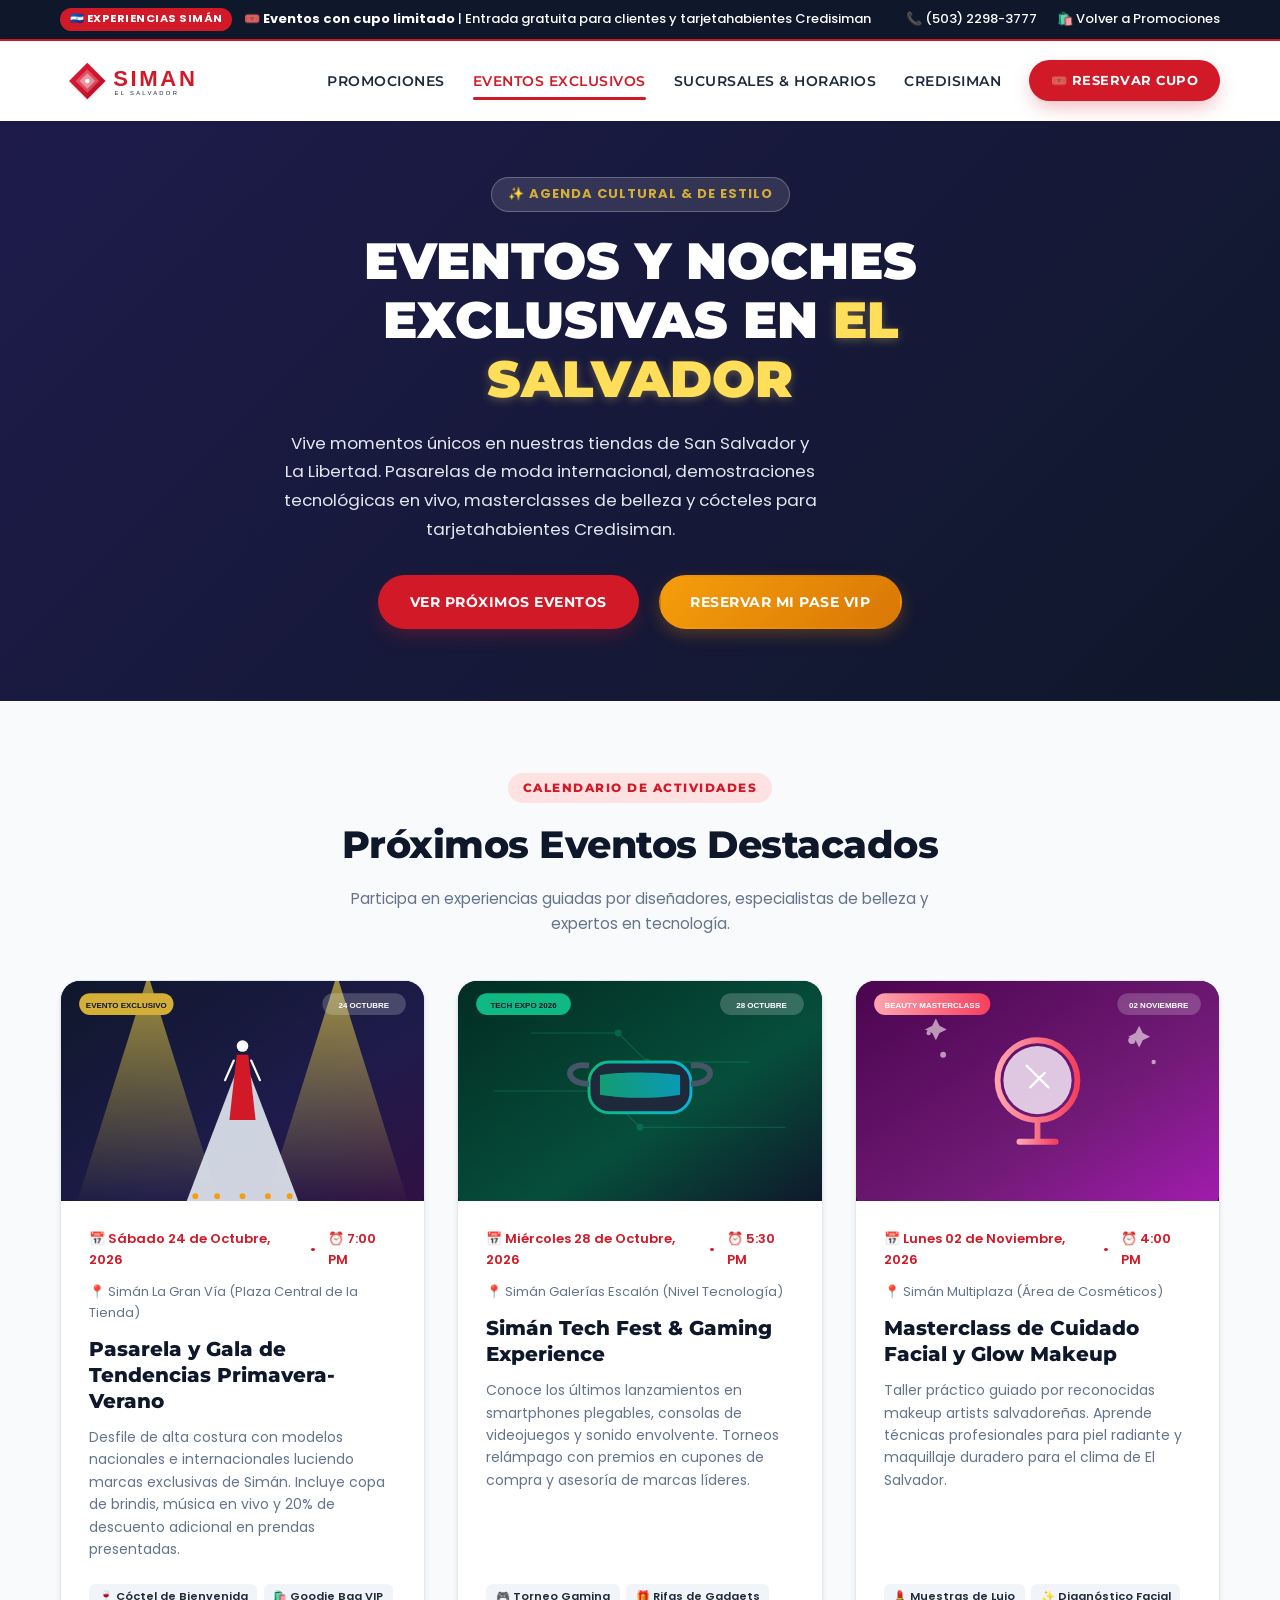
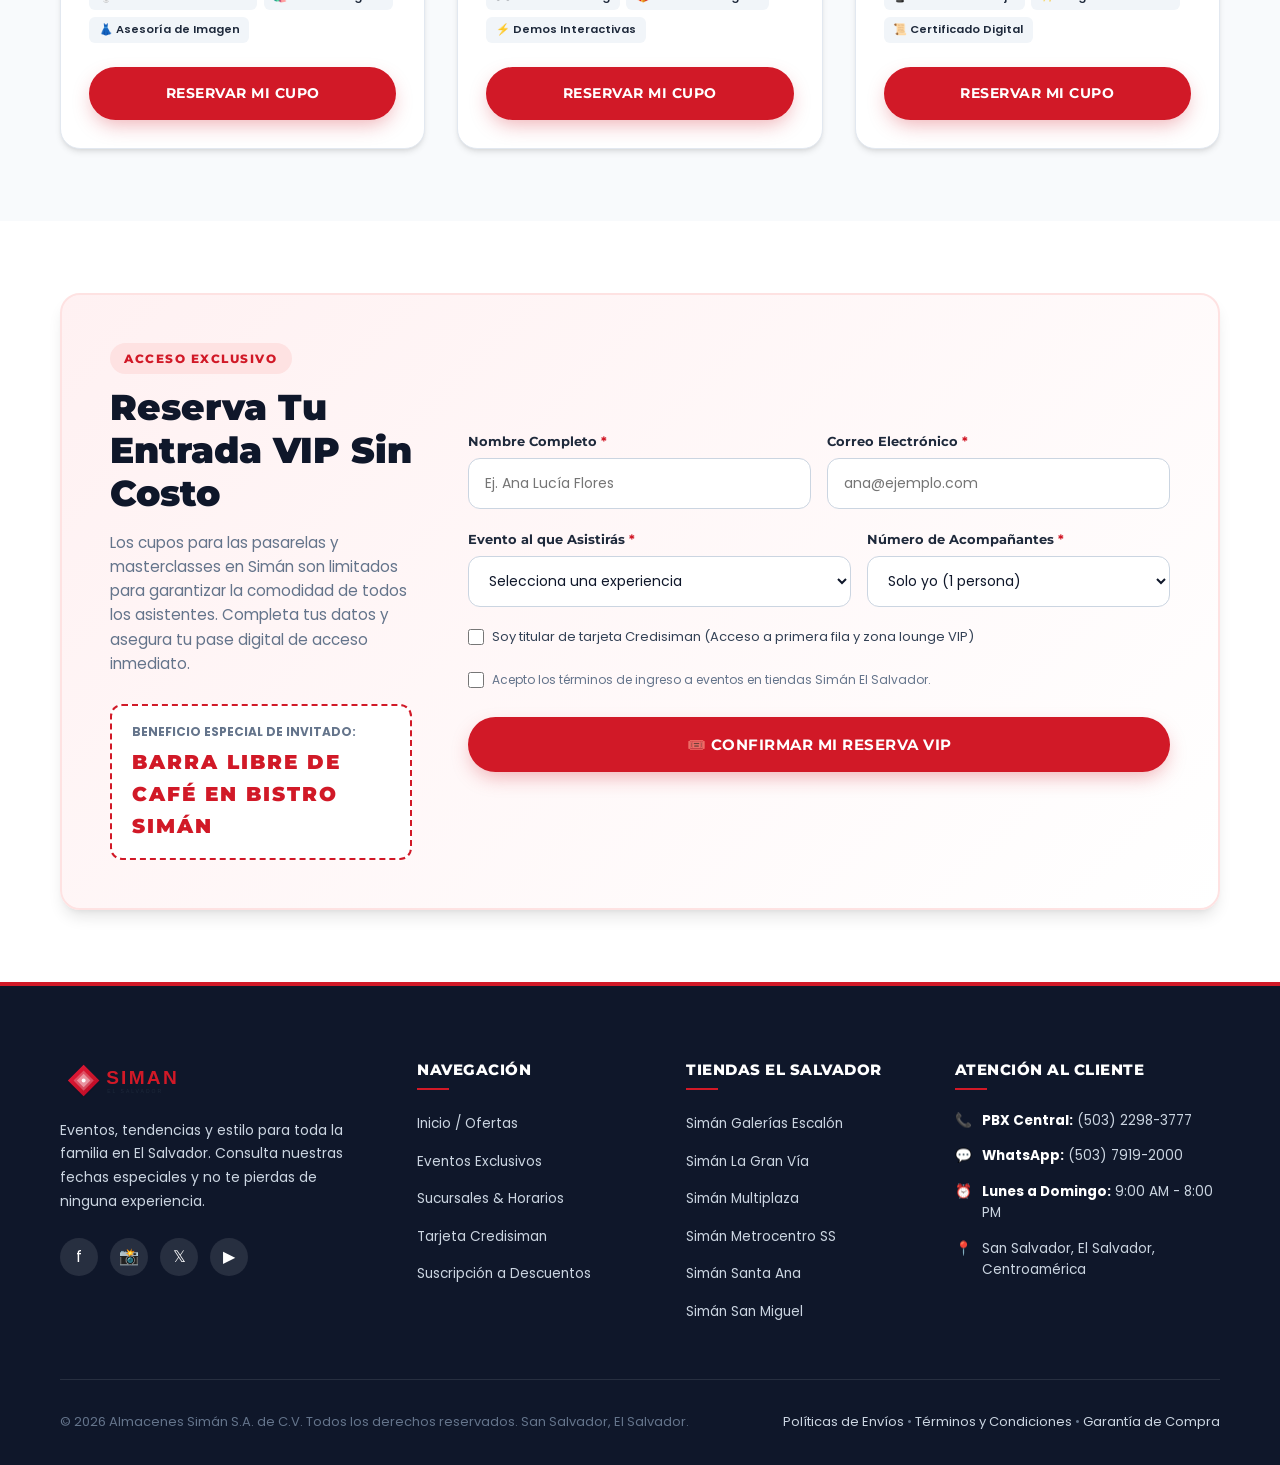
<file: eventos.html>
<!DOCTYPE html>
<html lang="es">
<head>
  <meta charset="UTF-8">
  <meta name="viewport" content="width=device-width, initial-scale=1.0">
  <title>Eventos Exclusivos & Pasarelas | Simán El Salvador</title>
  <meta name="description" content="Descubre la agenda de eventos exclusivos, desfiles de moda y masterclasses en las sucursales de Almacenes Simán en El Salvador. Reserva tu acceso VIP.">
  <link rel="stylesheet" href="styles.css">
  <link rel="icon" type="image/svg+xml" href="img/logo-siman.svg">
</head>
<body>

  <!-- Top Bar Informativa -->
  <aside class="top-bar" aria-label="Aviso de eventos">
    <div class="container">
      <div class="top-bar-left">
        <span class="top-pill">🇸🇻 EXPERIENCIAS SIMÁN</span>
        <span>🎟️ <strong>Eventos con cupo limitado</strong> | Entrada gratuita para clientes y tarjetahabientes Credisiman</span>
      </div>
      <div class="top-bar-right">
        <a href="tel:+50322983777">📞 (503) 2298-3777</a>
        <a href="index.html">🛍️ Volver a Promociones</a>
      </div>
    </div>
  </aside>

  <!-- Header Principal -->
  <header class="main-header">
    <div class="container header-container">
      <a href="index.html" class="brand-logo" aria-label="Ir a Inicio Simán El Salvador">
        <img src="img/logo-siman.svg" alt="Almacenes Simán El Salvador" width="220" height="55">
      </a>

      <!-- Checkbox Hack para menú móvil -->
      <input type="checkbox" id="nav-toggle" class="nav-toggle-input" aria-label="Abrir menú de navegación">
      <label for="nav-toggle" class="nav-toggle-label" aria-hidden="true">
        <span></span>
        <span></span>
        <span></span>
      </label>

      <nav class="nav-menu" aria-label="Navegación principal">
        <a href="index.html" class="nav-link">Promociones</a>
        <a href="eventos.html" class="nav-link active">Eventos Exclusivos</a>
        <a href="sucursales.html" class="nav-link">Sucursales &amp; Horarios</a>
        <a href="index.html#credisiman" class="nav-link">Credisiman</a>
        <a href="#reservar-evento" class="header-cta">🎟️ Reservar Cupo</a>
      </nav>
    </div>
  </header>

  <main>
    <!-- Hero de Eventos -->
    <section class="events-hero">
      <div class="container events-hero-content">
        <span class="hero-badge-tag">✨ Agenda Cultural &amp; de Estilo</span>
        <h1 class="hero-title">Eventos y Noches Exclusivas en <span class="text-highlight">El Salvador</span></h1>
        <p class="hero-description">
          Vive momentos únicos en nuestras tiendas de San Salvador y La Libertad. Pasarelas de moda internacional, demostraciones tecnológicas en vivo, masterclasses de belleza y cócteles para tarjetahabientes Credisiman.
        </p>
        <div class="hero-actions" style="justify-content: center;">
          <a href="#cartelera" class="btn btn-primary">Ver Próximos Eventos</a>
          <a href="#reservar-evento" class="btn btn-gold">Reservar Mi Pase VIP</a>
        </div>
      </div>
    </section>

    <!-- Cartelera de Eventos -->
    <section class="events-section" id="cartelera">
      <div class="container">
        <header class="section-header">
          <span class="section-tag">Calendario de Actividades</span>
          <h2 class="section-title">Próximos Eventos Destacados</h2>
          <p class="section-subtitle">Participa en experiencias guiadas por diseñadores, especialistas de belleza y expertos en tecnología.</p>
        </header>

        <div class="events-grid">
          
          <!-- Evento 1: Moda y Pasarela -->
          <article class="event-card">
            <div class="event-img-wrap">
              <img src="img/evento-pasarela.svg" alt="Pasarela Noche de Gala Simán La Gran Vía" width="500" height="320">
            </div>
            <div class="event-body">
              <div class="event-meta">
                <span>📅 Sábado 24 de Octubre, 2026</span>
                <span>•</span>
                <span>⏰ 7:00 PM</span>
              </div>
              <div class="event-location">
                <span>📍 Simán La Gran Vía (Plaza Central de la Tienda)</span>
              </div>
              <h3 class="event-title">Pasarela y Gala de Tendencias Primavera-Verano</h3>
              <p class="event-desc">
                Desfile de alta costura con modelos nacionales e internacionales luciendo marcas exclusivas de Simán. Incluye copa de brindis, música en vivo y 20% de descuento adicional en prendas presentadas.
              </p>
              <div class="event-perks">
                <span class="event-perk-tag">🍷 Cóctel de Bienvenida</span>
                <span class="event-perk-tag">🛍️ Goodie Bag VIP</span>
                <span class="event-perk-tag">👗 Asesoría de Imagen</span>
              </div>
              <a href="#reservar-evento" class="btn btn-primary" style="width: 100%; text-align: center;">Reservar Mi Cupo</a>
            </div>
          </article>

          <!-- Evento 2: Tech Fest -->
          <article class="event-card">
            <div class="event-img-wrap">
              <img src="img/evento-tech.svg" alt="Tech Fest Simán Galerías Escalón" width="500" height="320">
            </div>
            <div class="event-body">
              <div class="event-meta">
                <span>📅 Miércoles 28 de Octubre, 2026</span>
                <span>•</span>
                <span>⏰ 5:30 PM</span>
              </div>
              <div class="event-location">
                <span>📍 Simán Galerías Escalón (Nivel Tecnología)</span>
              </div>
              <h3 class="event-title">Simán Tech Fest &amp; Gaming Experience</h3>
              <p class="event-desc">
                Conoce los últimos lanzamientos en smartphones plegables, consolas de videojuegos y sonido envolvente. Torneos relámpago con premios en cupones de compra y asesoría de marcas líderes.
              </p>
              <div class="event-perks">
                <span class="event-perk-tag">🎮 Torneo Gaming</span>
                <span class="event-perk-tag">🎁 Rifas de Gadgets</span>
                <span class="event-perk-tag">⚡ Demos Interactivas</span>
              </div>
              <a href="#reservar-evento" class="btn btn-primary" style="width: 100%; text-align: center;">Reservar Mi Cupo</a>
            </div>
          </article>

          <!-- Evento 3: Beauty Masterclass -->
          <article class="event-card">
            <div class="event-img-wrap">
              <img src="img/evento-belleza.svg" alt="Masterclass de Belleza Simán Multiplaza" width="500" height="320">
            </div>
            <div class="event-body">
              <div class="event-meta">
                <span>📅 Lunes 02 de Noviembre, 2026</span>
                <span>•</span>
                <span>⏰ 4:00 PM</span>
              </div>
              <div class="event-location">
                <span>📍 Simán Multiplaza (Área de Cosméticos)</span>
              </div>
              <h3 class="event-title">Masterclass de Cuidado Facial y Glow Makeup</h3>
              <p class="event-desc">
                Taller práctico guiado por reconocidas makeup artists salvadoreñas. Aprende técnicas profesionales para piel radiante y maquillaje duradero para el clima de El Salvador.
              </p>
              <div class="event-perks">
                <span class="event-perk-tag">💄 Muestras de Lujo</span>
                <span class="event-perk-tag">✨ Diagnóstico Facial</span>
                <span class="event-perk-tag">📜 Certificado Digital</span>
              </div>
              <a href="#reservar-evento" class="btn btn-primary" style="width: 100%; text-align: center;">Reservar Mi Cupo</a>
            </div>
          </article>

        </div>
      </div>
    </section>

    <!-- Sección de Reserva de Evento (Formulario) -->
    <section class="subscription-section" id="reservar-evento">
      <div class="container">
        <div class="subscription-wrapper">
          <div class="subscription-grid">
            
            <div class="subscription-intro">
              <span class="section-tag">Acceso Exclusivo</span>
              <h2>Reserva Tu Entrada VIP Sin Costo</h2>
              <p>
                Los cupos para las pasarelas y masterclasses en Simán son limitados para garantizar la comodidad de todos los asistentes. Completa tus datos y asegura tu pase digital de acceso inmediato.
              </p>
              <div class="coupon-pill">
                <span>Beneficio especial de invitado:</span>
                <strong>BARRA LIBRE DE CAFÉ EN BISTRO SIMÁN</strong>
              </div>
            </div>

            <!-- Formulario de Reserva 100% HTML5 & CSS Puro -->
            <form action="#reserva-exitosa" method="get" class="sub-form">
              <div class="form-row">
                <div class="form-group">
                  <label for="res-nombre" class="form-label">Nombre Completo <span>*</span></label>
                  <input type="text" id="res-nombre" name="nombre" class="form-input" placeholder="Ej. Ana Lucía Flores" required minlength="3">
                </div>
                <div class="form-group">
                  <label for="res-email" class="form-label">Correo Electrónico <span>*</span></label>
                  <input type="email" id="res-email" name="email" class="form-input" placeholder="ana@ejemplo.com" required>
                </div>
              </div>

              <div class="form-row">
                <div class="form-group">
                  <label for="res-evento" class="form-label">Evento al que Asistirás <span>*</span></label>
                  <select id="res-evento" name="evento" class="form-select" required>
                    <option value="" disabled selected>Selecciona una experiencia</option>
                    <option value="pasarela-granvia">Pasarela de Tendencias (La Gran Vía - 24 Oct)</option>
                    <option value="tech-galerias">Simán Tech Fest (Galerías - 28 Oct)</option>
                    <option value="belleza-multiplaza">Masterclass Skincare (Multiplaza - 02 Nov)</option>
                  </select>
                </div>
                <div class="form-group">
                  <label for="res-asistentes" class="form-label">Número de Acompañantes <span>*</span></label>
                  <select id="res-asistentes" name="asistentes" class="form-select" required>
                    <option value="1">Solo yo (1 persona)</option>
                    <option value="2">Yo y 1 acompañante (2 personas)</option>
                    <option value="3">Yo y 2 acompañantes (3 personas)</option>
                  </select>
                </div>
              </div>

              <div class="form-group">
                <label class="checkbox-label">
                  <input type="checkbox" name="credisiman_vip">
                  Soy titular de tarjeta Credisiman (Acceso a primera fila y zona lounge VIP)
                </label>
              </div>

              <div class="form-group">
                <label class="checkbox-label terms-label">
                  <input type="checkbox" required name="terminos_evento">
                  Acepto los términos de ingreso a eventos en tiendas Simán El Salvador.
                </label>
              </div>

              <button type="submit" class="btn btn-primary form-submit-btn">
                🎟️ Confirmar Mi Reserva VIP
              </button>
            </form>

          </div>
        </div>
      </div>
    </section>
  </main>

  <!-- Modal de Reserva Exitosa (100% CSS Puro Vía :target) -->
  <aside id="reserva-exitosa" class="modal-overlay" aria-label="Confirmación de reserva de evento">
    <div class="modal-content">
      <a href="#cartelera" class="modal-close-btn" aria-label="Cerrar modal">&times;</a>
      <div class="modal-icon" aria-hidden="true">🎫</div>
      <h3 class="modal-title">¡Pase VIP Confirmado!</h3>
      <p class="modal-desc">
        Tu cupón de ingreso exclusivo para los eventos de Almacenes Simán en El Salvador ha sido reservado satisfactoriamente.
      </p>

      <div class="modal-coupon-display">
        <span>Código de Entrada al Evento:</span>
        <strong>VIP-SIMAN-2026</strong>
      </div>

      <p class="modal-desc" style="font-size: 0.78rem;">
        Muestra este código o tu correo de confirmación al personal de recepción en la entrada del evento. Te recomendamos llegar con 15 minutos de anticipación.
      </p>

      <a href="index.html" class="btn btn-primary" style="width: 100%;">Explorar Promociones de la Tienda</a>
    </div>
  </aside>

  <!-- Footer Compartido -->
  <footer class="main-footer">
    <div class="container">
      <div class="footer-grid">
        <div class="footer-brand">
          <img src="img/logo-siman.svg" alt="Simán El Salvador" width="180" height="45">
          <p>
            Eventos, tendencias y estilo para toda la familia en El Salvador. Consulta nuestras fechas especiales y no te pierdas de ninguna experiencia.
          </p>
          <div class="social-links">
            <a href="https://facebook.com" class="social-link" aria-label="Facebook Simán" target="_blank" rel="noopener">f</a>
            <a href="https://instagram.com" class="social-link" aria-label="Instagram Simán" target="_blank" rel="noopener">📸</a>
            <a href="https://twitter.com" class="social-link" aria-label="Twitter Simán" target="_blank" rel="noopener">𝕏</a>
            <a href="https://youtube.com" class="social-link" aria-label="YouTube Simán" target="_blank" rel="noopener">▶</a>
          </div>
        </div>

        <div class="footer-col">
          <h4>Navegación</h4>
          <ul class="footer-links">
            <li><a href="index.html">Inicio / Ofertas</a></li>
            <li><a href="eventos.html">Eventos Exclusivos</a></li>
            <li><a href="sucursales.html">Sucursales &amp; Horarios</a></li>
            <li><a href="index.html#credisiman">Tarjeta Credisiman</a></li>
            <li><a href="index.html#suscripcion">Suscripción a Descuentos</a></li>
          </ul>
        </div>

        <div class="footer-col">
          <h4>Tiendas El Salvador</h4>
          <ul class="footer-links">
            <li><a href="sucursales.html#galerias">Simán Galerías Escalón</a></li>
            <li><a href="sucursales.html#granvia">Simán La Gran Vía</a></li>
            <li><a href="sucursales.html#multiplaza">Simán Multiplaza</a></li>
            <li><a href="sucursales.html#metrocentro">Simán Metrocentro SS</a></li>
            <li><a href="sucursales.html#santa-ana">Simán Santa Ana</a></li>
            <li><a href="sucursales.html#san-miguel">Simán San Miguel</a></li>
          </ul>
        </div>

        <div class="footer-col">
          <h4>Atención al Cliente</h4>
          <div class="footer-contact-item">
            <span>📞</span>
            <p><strong>PBX Central:</strong> (503) 2298-3777</p>
          </div>
          <div class="footer-contact-item">
            <span>💬</span>
            <p><strong>WhatsApp:</strong> (503) 7919-2000</p>
          </div>
          <div class="footer-contact-item">
            <span>⏰</span>
            <p><strong>Lunes a Domingo:</strong> 9:00 AM - 8:00 PM</p>
          </div>
          <div class="footer-contact-item">
            <span>📍</span>
            <p>San Salvador, El Salvador, Centroamérica</p>
          </div>
        </div>
      </div>

      <div class="footer-bottom">
        <p>&copy; 2026 Almacenes Simán S.A. de C.V. Todos los derechos reservados. San Salvador, El Salvador.</p>
        <p>
          <a href="sucursales.html">Políticas de Envíos</a> • 
          <a href="sucursales.html">Términos y Condiciones</a> • 
          <a href="index.html">Garantía de Compra</a>
        </p>
      </div>
    </div>
  </footer>

</body>
</html>
</file>
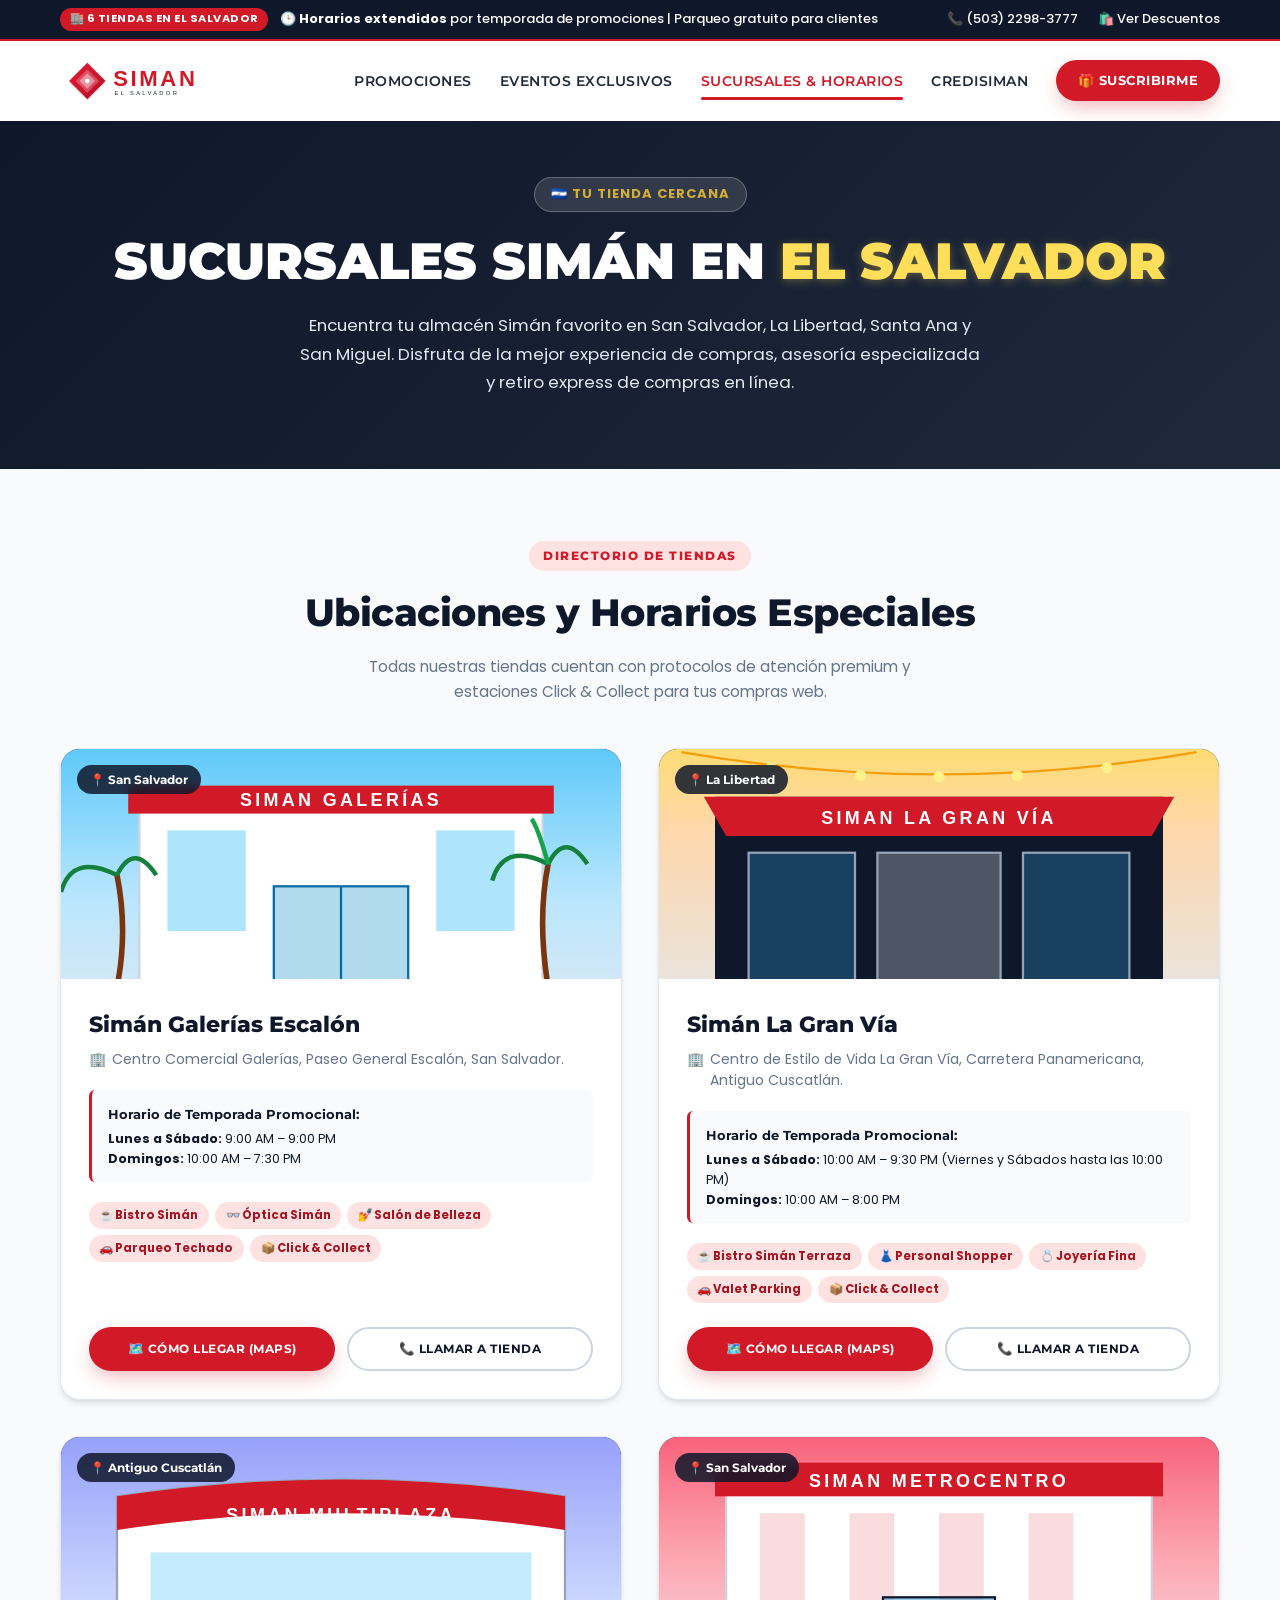
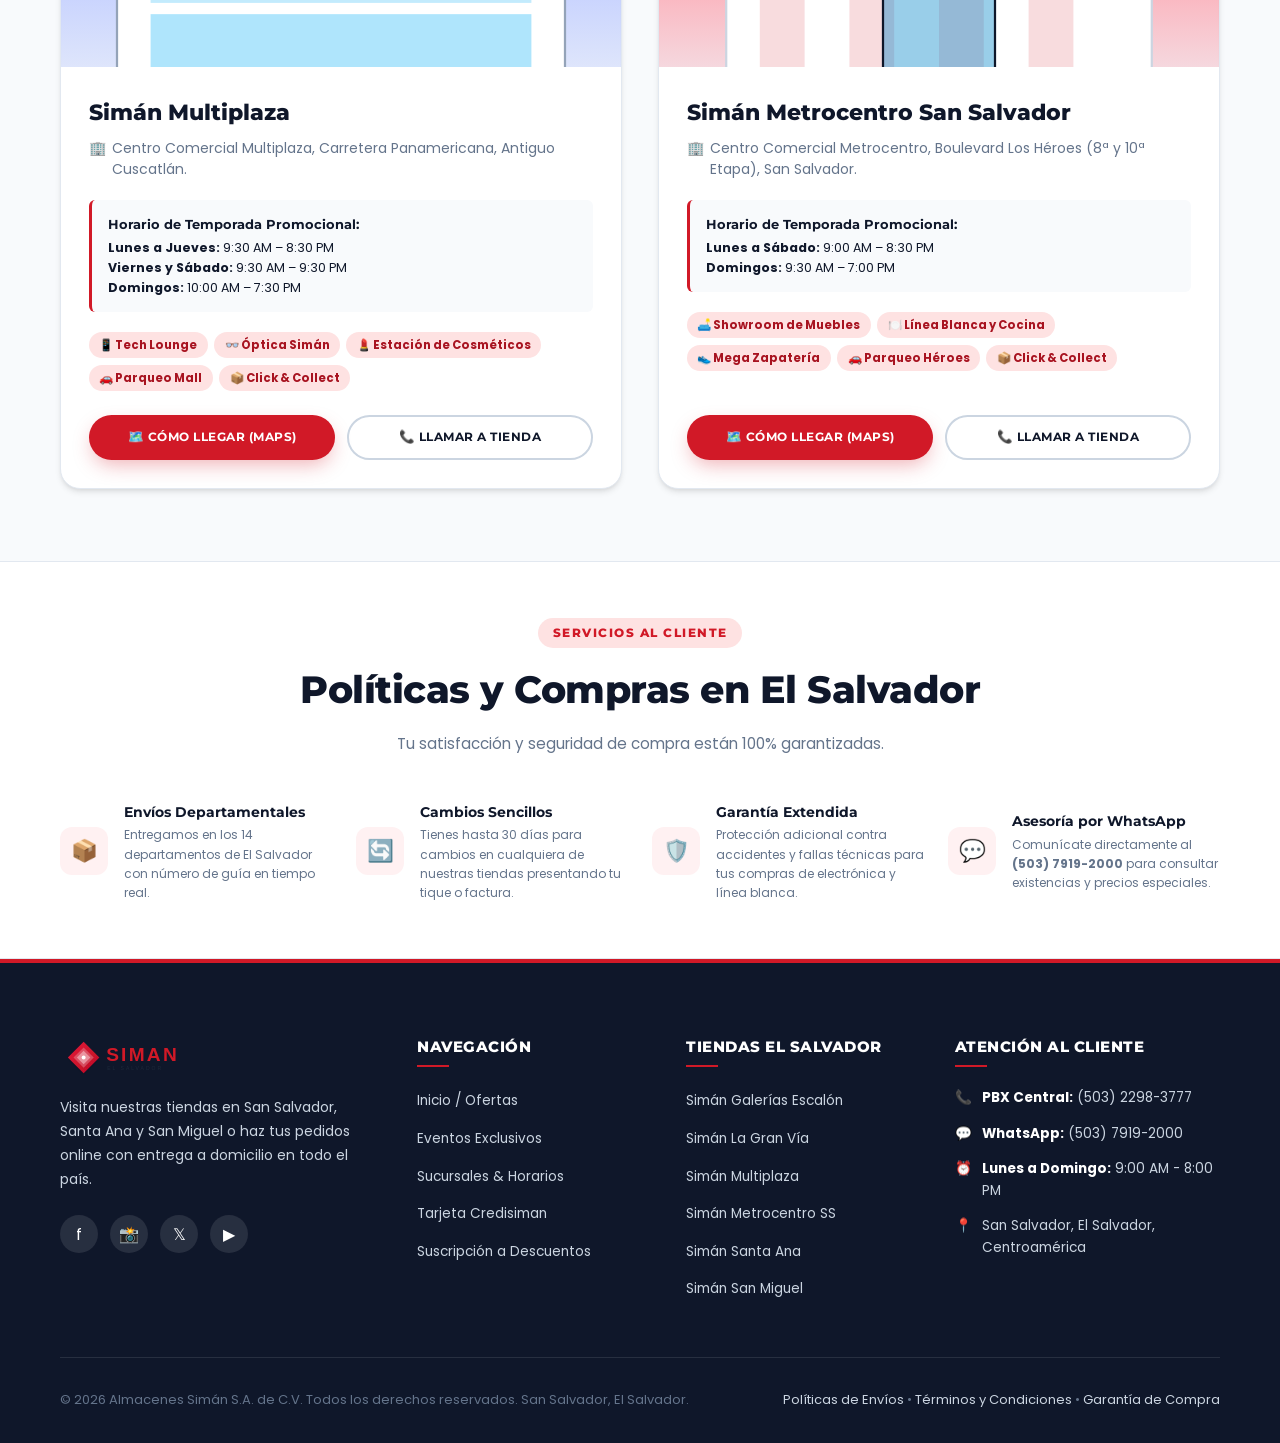
<file: sucursales.html>
<!DOCTYPE html>
<html lang="es">
<head>
  <meta charset="UTF-8">
  <meta name="viewport" content="width=device-width, initial-scale=1.0">
  <title>Sucursales y Horarios en El Salvador | Almacenes Simán</title>
  <meta name="description" content="Conoce las ubicaciones y horarios especiales de Almacenes Simán en El Salvador: Galerías, La Gran Vía, Multiplaza, Metrocentro, Santa Ana y San Miguel.">
  <link rel="stylesheet" href="styles.css">
  <link rel="icon" type="image/svg+xml" href="img/logo-siman.svg">
</head>
<body>

  <!-- Top Bar Informativa -->
  <aside class="top-bar" aria-label="Aviso de sucursales">
    <div class="container">
      <div class="top-bar-left">
        <span class="top-pill">🏬 6 TIENDAS EN EL SALVADOR</span>
        <span>🕒 <strong>Horarios extendidos</strong> por temporada de promociones | Parqueo gratuito para clientes</span>
      </div>
      <div class="top-bar-right">
        <a href="tel:+50322983777">📞 (503) 2298-3777</a>
        <a href="index.html">🛍️ Ver Descuentos</a>
      </div>
    </div>
  </aside>

  <!-- Header Principal -->
  <header class="main-header">
    <div class="container header-container">
      <a href="index.html" class="brand-logo" aria-label="Ir a Inicio Simán El Salvador">
        <img src="img/logo-siman.svg" alt="Almacenes Simán El Salvador" width="220" height="55">
      </a>

      <!-- Checkbox Hack para menú móvil -->
      <input type="checkbox" id="nav-toggle" class="nav-toggle-input" aria-label="Abrir menú de navegación">
      <label for="nav-toggle" class="nav-toggle-label" aria-hidden="true">
        <span></span>
        <span></span>
        <span></span>
      </label>

      <nav class="nav-menu" aria-label="Navegación principal">
        <a href="index.html" class="nav-link">Promociones</a>
        <a href="eventos.html" class="nav-link">Eventos Exclusivos</a>
        <a href="sucursales.html" class="nav-link active">Sucursales &amp; Horarios</a>
        <a href="index.html#credisiman" class="nav-link">Credisiman</a>
        <a href="index.html#suscripcion" class="header-cta">🎁 Suscribirme</a>
      </nav>
    </div>
  </header>

  <main>
    <!-- Hero de Sucursales -->
    <section class="branches-hero">
      <div class="container">
        <span class="hero-badge-tag">🇸🇻 Tu Tienda Cercana</span>
        <h1 class="hero-title">Sucursales Simán en <span class="text-highlight">El Salvador</span></h1>
        <p class="hero-description" style="margin: 0 auto; max-width: 680px;">
          Encuentra tu almacén Simán favorito en San Salvador, La Libertad, Santa Ana y San Miguel. Disfruta de la mejor experiencia de compras, asesoría especializada y retiro express de compras en línea.
        </p>
      </div>
    </section>

    <!-- Directorio de Sucursales -->
    <section class="branches-section">
      <div class="container">
        <header class="section-header">
          <span class="section-tag">Directorio de Tiendas</span>
          <h2 class="section-title">Ubicaciones y Horarios Especiales</h2>
          <p class="section-subtitle">Todas nuestras tiendas cuentan con protocolos de atención premium y estaciones Click &amp; Collect para tus compras web.</p>
        </header>

        <div class="branches-grid">
          
          <!-- Sucursal 1: Galerías Escalón -->
          <article class="branch-card" id="galerias">
            <div class="branch-img-box">
              <img src="img/sucursal-galerias.svg" alt="Simán Galerías Escalón San Salvador" width="500" height="320">
              <span class="branch-city-pill">📍 San Salvador</span>
            </div>
            <div class="branch-info">
              <h3 class="branch-title">Simán Galerías Escalón</h3>
              <p class="branch-address">
                <span>🏢</span> Centro Comercial Galerías, Paseo General Escalón, San Salvador.
              </p>

              <div class="branch-hours-box">
                <h5>Horario de Temporada Promocional:</h5>
                <p><strong>Lunes a Sábado:</strong> 9:00 AM – 9:00 PM</p>
                <p><strong>Domingos:</strong> 10:00 AM – 7:30 PM</p>
              </div>

              <div class="branch-amenities">
                <span class="amenity-tag">☕ Bistro Simán</span>
                <span class="amenity-tag">👓 Óptica Simán</span>
                <span class="amenity-tag">💅 Salón de Belleza</span>
                <span class="amenity-tag">🚗 Parqueo Techado</span>
                <span class="amenity-tag">📦 Click &amp; Collect</span>
              </div>

              <div class="branch-actions">
                <a href="https://maps.google.com" target="_blank" rel="noopener" class="btn btn-primary btn-branch">🗺️ Cómo Llegar (Maps)</a>
                <a href="tel:+50322983777" class="btn btn-secondary btn-branch" style="color: var(--siman-navy); border-color: var(--siman-gray-300);">📞 Llamar a Tienda</a>
              </div>
            </div>
          </article>

          <!-- Sucursal 2: La Gran Vía -->
          <article class="branch-card" id="granvia">
            <div class="branch-img-box">
              <img src="img/sucursal-granvia.svg" alt="Simán La Gran Vía Antiguo Cuscatlán" width="500" height="320">
              <span class="branch-city-pill">📍 La Libertad</span>
            </div>
            <div class="branch-info">
              <h3 class="branch-title">Simán La Gran Vía</h3>
              <p class="branch-address">
                <span>🏢</span> Centro de Estilo de Vida La Gran Vía, Carretera Panamericana, Antiguo Cuscatlán.
              </p>

              <div class="branch-hours-box">
                <h5>Horario de Temporada Promocional:</h5>
                <p><strong>Lunes a Sábado:</strong> 10:00 AM – 9:30 PM (Viernes y Sábados hasta las 10:00 PM)</p>
                <p><strong>Domingos:</strong> 10:00 AM – 8:00 PM</p>
              </div>

              <div class="branch-amenities">
                <span class="amenity-tag">☕ Bistro Simán Terraza</span>
                <span class="amenity-tag">👗 Personal Shopper</span>
                <span class="amenity-tag">💍 Joyería Fina</span>
                <span class="amenity-tag">🚗 Valet Parking</span>
                <span class="amenity-tag">📦 Click &amp; Collect</span>
              </div>

              <div class="branch-actions">
                <a href="https://maps.google.com" target="_blank" rel="noopener" class="btn btn-primary btn-branch">🗺️ Cómo Llegar (Maps)</a>
                <a href="tel:+50322983777" class="btn btn-secondary btn-branch" style="color: var(--siman-navy); border-color: var(--siman-gray-300);">📞 Llamar a Tienda</a>
              </div>
            </div>
          </article>

          <!-- Sucursal 3: Multiplaza -->
          <article class="branch-card" id="multiplaza">
            <div class="branch-img-box">
              <img src="img/sucursal-multiplaza.svg" alt="Simán Multiplaza Panamericana" width="500" height="320">
              <span class="branch-city-pill">📍 Antiguo Cuscatlán</span>
            </div>
            <div class="branch-info">
              <h3 class="branch-title">Simán Multiplaza</h3>
              <p class="branch-address">
                <span>🏢</span> Centro Comercial Multiplaza, Carretera Panamericana, Antiguo Cuscatlán.
              </p>

              <div class="branch-hours-box">
                <h5>Horario de Temporada Promocional:</h5>
                <p><strong>Lunes a Jueves:</strong> 9:30 AM – 8:30 PM</p>
                <p><strong>Viernes y Sábado:</strong> 9:30 AM – 9:30 PM</p>
                <p><strong>Domingos:</strong> 10:00 AM – 7:30 PM</p>
              </div>

              <div class="branch-amenities">
                <span class="amenity-tag">📱 Tech Lounge</span>
                <span class="amenity-tag">👓 Óptica Simán</span>
                <span class="amenity-tag">💄 Estación de Cosméticos</span>
                <span class="amenity-tag">🚗 Parqueo Mall</span>
                <span class="amenity-tag">📦 Click &amp; Collect</span>
              </div>

              <div class="branch-actions">
                <a href="https://maps.google.com" target="_blank" rel="noopener" class="btn btn-primary btn-branch">🗺️ Cómo Llegar (Maps)</a>
                <a href="tel:+50322983777" class="btn btn-secondary btn-branch" style="color: var(--siman-navy); border-color: var(--siman-gray-300);">📞 Llamar a Tienda</a>
              </div>
            </div>
          </article>

          <!-- Sucursal 4: Metrocentro San Salvador -->
          <article class="branch-card" id="metrocentro">
            <div class="branch-img-box">
              <img src="img/sucursal-metrocentro.svg" alt="Simán Metrocentro San Salvador" width="500" height="320">
              <span class="branch-city-pill">📍 San Salvador</span>
            </div>
            <div class="branch-info">
              <h3 class="branch-title">Simán Metrocentro San Salvador</h3>
              <p class="branch-address">
                <span>🏢</span> Centro Comercial Metrocentro, Boulevard Los Héroes (8ª y 10ª Etapa), San Salvador.
              </p>

              <div class="branch-hours-box">
                <h5>Horario de Temporada Promocional:</h5>
                <p><strong>Lunes a Sábado:</strong> 9:00 AM – 8:30 PM</p>
                <p><strong>Domingos:</strong> 9:30 AM – 7:00 PM</p>
              </div>

              <div class="branch-amenities">
                <span class="amenity-tag">🛋️ Showroom de Muebles</span>
                <span class="amenity-tag">🍽️ Línea Blanca y Cocina</span>
                <span class="amenity-tag">👟 Mega Zapatería</span>
                <span class="amenity-tag">🚗 Parqueo Héroes</span>
                <span class="amenity-tag">📦 Click &amp; Collect</span>
              </div>

              <div class="branch-actions">
                <a href="https://maps.google.com" target="_blank" rel="noopener" class="btn btn-primary btn-branch">🗺️ Cómo Llegar (Maps)</a>
                <a href="tel:+50322983777" class="btn btn-secondary btn-branch" style="color: var(--siman-navy); border-color: var(--siman-gray-300);">📞 Llamar a Tienda</a>
              </div>
            </div>
          </article>

        </div>
      </div>
    </section>

    <!-- Información de Servicios en Tienda y Políticas -->
    <section class="trust-bar" id="politicas" style="padding: 3.5rem 0; border-top: 1px solid var(--siman-gray-200);">
      <div class="container">
        <header class="section-header">
          <span class="section-tag">Servicios al Cliente</span>
          <h2 class="section-title">Políticas y Compras en El Salvador</h2>
          <p class="section-subtitle">Tu satisfacción y seguridad de compra están 100% garantizadas.</p>
        </header>

        <div class="trust-grid">
          <div class="trust-item">
            <div class="trust-icon" aria-hidden="true">📦</div>
            <div class="trust-content">
              <h4>Envíos Departamentales</h4>
              <p>Entregamos en los 14 departamentos de El Salvador con número de guía en tiempo real.</p>
            </div>
          </div>

          <div class="trust-item">
            <div class="trust-icon" aria-hidden="true">🔄</div>
            <div class="trust-content">
              <h4>Cambios Sencillos</h4>
              <p>Tienes hasta 30 días para cambios en cualquiera de nuestras tiendas presentando tu tique o factura.</p>
            </div>
          </div>

          <div class="trust-item">
            <div class="trust-icon" aria-hidden="true">🛡️</div>
            <div class="trust-content">
              <h4>Garantía Extendida</h4>
              <p>Protección adicional contra accidentes y fallas técnicas para tus compras de electrónica y línea blanca.</p>
            </div>
          </div>

          <div class="trust-item">
            <div class="trust-icon" aria-hidden="true">💬</div>
            <div class="trust-content">
              <h4>Asesoría por WhatsApp</h4>
              <p>Comunícate directamente al <strong>(503) 7919-2000</strong> para consultar existencias y precios especiales.</p>
            </div>
          </div>
        </div>
      </div>
    </section>
  </main>

  <!-- Footer Compartido -->
  <footer class="main-footer">
    <div class="container">
      <div class="footer-grid">
        <div class="footer-brand">
          <img src="img/logo-siman.svg" alt="Simán El Salvador" width="180" height="45">
          <p>
            Visita nuestras tiendas en San Salvador, Santa Ana y San Miguel o haz tus pedidos online con entrega a domicilio en todo el país.
          </p>
          <div class="social-links">
            <a href="https://facebook.com" class="social-link" aria-label="Facebook Simán" target="_blank" rel="noopener">f</a>
            <a href="https://instagram.com" class="social-link" aria-label="Instagram Simán" target="_blank" rel="noopener">📸</a>
            <a href="https://twitter.com" class="social-link" aria-label="Twitter Simán" target="_blank" rel="noopener">𝕏</a>
            <a href="https://youtube.com" class="social-link" aria-label="YouTube Simán" target="_blank" rel="noopener">▶</a>
          </div>
        </div>

        <div class="footer-col">
          <h4>Navegación</h4>
          <ul class="footer-links">
            <li><a href="index.html">Inicio / Ofertas</a></li>
            <li><a href="eventos.html">Eventos Exclusivos</a></li>
            <li><a href="sucursales.html">Sucursales &amp; Horarios</a></li>
            <li><a href="index.html#credisiman">Tarjeta Credisiman</a></li>
            <li><a href="index.html#suscripcion">Suscripción a Descuentos</a></li>
          </ul>
        </div>

        <div class="footer-col">
          <h4>Tiendas El Salvador</h4>
          <ul class="footer-links">
            <li><a href="#galerias">Simán Galerías Escalón</a></li>
            <li><a href="#granvia">Simán La Gran Vía</a></li>
            <li><a href="#multiplaza">Simán Multiplaza</a></li>
            <li><a href="#metrocentro">Simán Metrocentro SS</a></li>
            <li><a href="#galerias">Simán Santa Ana</a></li>
            <li><a href="#metrocentro">Simán San Miguel</a></li>
          </ul>
        </div>

        <div class="footer-col">
          <h4>Atención al Cliente</h4>
          <div class="footer-contact-item">
            <span>📞</span>
            <p><strong>PBX Central:</strong> (503) 2298-3777</p>
          </div>
          <div class="footer-contact-item">
            <span>💬</span>
            <p><strong>WhatsApp:</strong> (503) 7919-2000</p>
          </div>
          <div class="footer-contact-item">
            <span>⏰</span>
            <p><strong>Lunes a Domingo:</strong> 9:00 AM - 8:00 PM</p>
          </div>
          <div class="footer-contact-item">
            <span>📍</span>
            <p>San Salvador, El Salvador, Centroamérica</p>
          </div>
        </div>
      </div>

      <div class="footer-bottom">
        <p>&copy; 2026 Almacenes Simán S.A. de C.V. Todos los derechos reservados. San Salvador, El Salvador.</p>
        <p>
          <a href="sucursales.html">Políticas de Envíos</a> • 
          <a href="sucursales.html">Términos y Condiciones</a> • 
          <a href="index.html">Garantía de Compra</a>
        </p>
      </div>
    </div>
  </footer>

</body>
</html>
</file>
<file: styles.css>
/* ==========================================================================
   LANDING PAGE SIMAN EL SALVADOR - STYLES
   Tecnología: 100% HTML5 & CSS3 Puro (Sin JavaScript)
   ========================================================================== */

/* 1. IMPORTACIÓN DE TIPOGRAFÍAS */
@import url('https://fonts.googleapis.com/css2?family=Montserrat:ital,wght@0,400;0,600;0,700;0,800;0,900;1,700&family=Poppins:ital,wght@0,300;0,400;0,500;0,600;0,700;1,400&display=swap');

/* 2. VARIABLES GLOBALES Y PALETA DE COLORES SIMAN */
:root {
  /* Paleta Corporativa Simán */
  --siman-red: #D11927;
  --siman-red-dark: #A81320;
  --siman-red-hover: #b91522;
  --siman-red-light: #FEE2E2;
  --siman-red-subtle: #FFF1F2;
  
  --siman-navy: #0F172A;
  --siman-navy-soft: #1E293B;
  --siman-navy-light: #334155;
  
  --siman-gold: #D4AF37;
  --siman-gold-light: #FEF3C7;
  --siman-gold-dark: #92400E;
  
  /* Escala de Grises y Neutros */
  --siman-white: #FFFFFF;
  --siman-gray-50: #F8FAFC;
  --siman-gray-100: #F1F5F9;
  --siman-gray-200: #E2E8F0;
  --siman-gray-300: #CBD5E1;
  --siman-gray-500: #64748B;
  --siman-gray-700: #334155;
  --siman-gray-900: #0F172A;

  /* Tipografías Oficiales */
  --font-heading: 'Montserrat', sans-serif;
  --font-body: 'Poppins', sans-serif;

  /* Sombras */
  --shadow-sm: 0 1px 3px rgba(0, 0, 0, 0.08);
  --shadow-md: 0 4px 6px -1px rgba(0, 0, 0, 0.1), 0 2px 4px -2px rgba(0, 0, 0, 0.08);
  --shadow-lg: 0 10px 15px -3px rgba(0, 0, 0, 0.1), 0 4px 6px -4px rgba(0, 0, 0, 0.08);
  --shadow-xl: 0 20px 25px -5px rgba(0, 0, 0, 0.12), 0 8px 10px -6px rgba(0, 0, 0, 0.08);
  --shadow-red: 0 8px 20px -4px rgba(209, 25, 39, 0.35);

  /* Bordes y Transiciones */
  --radius-sm: 6px;
  --radius-md: 12px;
  --radius-lg: 20px;
  --radius-full: 9999px;
  --transition: all 0.28s ease-in-out;
}

/* 3. RESET Y BASE */
*, *::before, *::after {
  box-sizing: border-box;
  margin: 0;
  padding: 0;
}

html {
  scroll-behavior: smooth;
  font-size: 16px;
}

body {
  font-family: var(--font-body);
  color: var(--siman-gray-900);
  background-color: var(--siman-gray-50);
  line-height: 1.6;
  overflow-x: hidden;
}

img, svg {
  display: block;
  max-width: 100%;
  height: auto;
}

a {
  text-decoration: none;
  color: inherit;
  transition: var(--transition);
}

ul {
  list-style: none;
}

/* 4. CONTENEDOR GENERAL */
.container {
  width: 100%;
  max-width: 1200px;
  margin: 0 auto;
  padding: 0 1.25rem;
}

/* 5. TOP BANNER / ANUNCIO */
.top-bar {
  background-color: var(--siman-navy);
  color: var(--siman-white);
  font-size: 0.8125rem;
  font-weight: 500;
  padding: 0.5rem 0;
  border-bottom: 2px solid var(--siman-red);
}

.top-bar .container {
  display: flex;
  justify-content: space-between;
  align-items: center;
  flex-wrap: wrap;
  gap: 0.5rem;
}

.top-bar-left {
  display: flex;
  align-items: center;
  gap: 0.75rem;
}

.top-pill {
  background: var(--siman-red);
  color: var(--siman-white);
  padding: 0.15rem 0.6rem;
  border-radius: var(--radius-full);
  font-weight: 700;
  font-size: 0.7rem;
  letter-spacing: 0.5px;
}

.top-bar-right {
  display: flex;
  align-items: center;
  gap: 1.25rem;
}

.top-bar-right a:hover {
  color: var(--siman-gold);
}

/* 6. HEADER & NAVEGACIÓN (100% CSS PURO) */
.main-header {
  background-color: var(--siman-white);
  box-shadow: var(--shadow-sm);
  position: sticky;
  top: 0;
  z-index: 100;
}

.header-container {
  display: flex;
  justify-content: space-between;
  align-items: center;
  height: 80px;
}

.brand-logo {
  display: flex;
  align-items: center;
}

.brand-logo img {
  height: 52px;
  width: auto;
}

/* Checkbox hack para menú móvil (Oculto) */
.nav-toggle-input {
  display: none;
}

/* Botón Hamburguesa */
.nav-toggle-label {
  display: none;
  flex-direction: column;
  justify-content: center;
  gap: 5px;
  width: 32px;
  height: 32px;
  cursor: pointer;
  z-index: 101;
}

.nav-toggle-label span {
  display: block;
  height: 3px;
  width: 100%;
  background-color: var(--siman-navy);
  border-radius: 2px;
  transition: var(--transition);
}

/* Enlaces de Navegación */
.nav-menu {
  display: flex;
  align-items: center;
  gap: 1.75rem;
}

.nav-link {
  font-family: var(--font-heading);
  font-size: 0.875rem;
  font-weight: 600;
  color: var(--siman-navy-soft);
  text-transform: uppercase;
  letter-spacing: 0.5px;
  padding: 0.5rem 0;
  position: relative;
}

.nav-link::after {
  content: '';
  position: absolute;
  bottom: 0;
  left: 0;
  width: 0%;
  height: 3px;
  background-color: var(--siman-red);
  transition: var(--transition);
  border-radius: var(--radius-full);
}

.nav-link:hover,
.nav-link.active {
  color: var(--siman-red);
}

.nav-link:hover::after,
.nav-link.active::after {
  width: 100%;
}

.header-cta {
  background-color: var(--siman-red);
  color: var(--siman-white);
  padding: 0.65rem 1.35rem;
  border-radius: var(--radius-full);
  font-family: var(--font-heading);
  font-weight: 700;
  font-size: 0.8125rem;
  letter-spacing: 0.5px;
  text-transform: uppercase;
  box-shadow: var(--shadow-red);
}

.header-cta:hover {
  background-color: var(--siman-red-hover);
  transform: translateY(-2px);
}

/* 7. HERO SECTION */
.hero-section {
  background: linear-gradient(135deg, #0F172A 0%, #1E293B 100%);
  color: var(--siman-white);
  padding: 3.5rem 0 4.5rem;
  position: relative;
  overflow: hidden;
}

.hero-section::before {
  content: '';
  position: absolute;
  top: -50px;
  right: -50px;
  width: 350px;
  height: 350px;
  border-radius: 50%;
  background: radial-gradient(circle, rgba(209, 25, 39, 0.25) 0%, rgba(209, 25, 39, 0) 70%);
  pointer-events: none;
}

.hero-grid {
  display: grid;
  grid-template-columns: 1.15fr 0.85fr;
  align-items: center;
  gap: 3rem;
}

.hero-badge-tag {
  display: inline-flex;
  align-items: center;
  gap: 0.5rem;
  background: rgba(255, 255, 255, 0.12);
  border: 1px solid rgba(255, 255, 255, 0.25);
  color: var(--siman-gold);
  padding: 0.4rem 1rem;
  border-radius: var(--radius-full);
  font-size: 0.8125rem;
  font-weight: 700;
  letter-spacing: 1px;
  text-transform: uppercase;
  margin-bottom: 1.25rem;
}

.hero-title {
  font-family: var(--font-heading);
  font-size: clamp(2.2rem, 4vw, 3.4rem);
  font-weight: 900;
  line-height: 1.15;
  margin-bottom: 1.25rem;
  text-transform: uppercase;
}

.hero-title .text-highlight {
  color: #FFDE59;
  text-shadow: 0 2px 10px rgba(255, 222, 89, 0.3);
}

.hero-title .text-red {
  color: #FF4D5E;
}

.hero-description {
  font-size: 1.05rem;
  color: var(--siman-gray-200);
  margin-bottom: 2rem;
  max-width: 540px;
  line-height: 1.7;
}

.hero-actions {
  display: flex;
  align-items: center;
  gap: 1.25rem;
  flex-wrap: wrap;
}

.btn {
  display: inline-flex;
  align-items: center;
  justify-content: center;
  gap: 0.5rem;
  font-family: var(--font-heading);
  font-weight: 700;
  font-size: 0.875rem;
  padding: 0.85rem 1.85rem;
  border-radius: var(--radius-full);
  text-transform: uppercase;
  letter-spacing: 0.5px;
  cursor: pointer;
  border: 2px solid transparent;
  transition: var(--transition);
}

.btn-primary {
  background-color: var(--siman-red);
  color: var(--siman-white);
  box-shadow: var(--shadow-red);
}

.btn-primary:hover {
  background-color: var(--siman-red-hover);
  transform: translateY(-3px);
  box-shadow: 0 10px 25px -3px rgba(209, 25, 39, 0.45);
}

.btn-secondary {
  background-color: transparent;
  color: var(--siman-white);
  border-color: rgba(255, 255, 255, 0.4);
}

.btn-secondary:hover {
  background-color: rgba(255, 255, 255, 0.1);
  border-color: var(--siman-white);
  transform: translateY(-3px);
}

.btn-gold {
  background: linear-gradient(135deg, #F59E0B, #D97706);
  color: var(--siman-white);
  box-shadow: 0 6px 16px rgba(217, 119, 6, 0.3);
}

.btn-gold:hover {
  background: linear-gradient(135deg, #D97706, #B45309);
  transform: translateY(-3px);
}

.hero-media-card {
  position: relative;
  border-radius: var(--radius-lg);
  overflow: hidden;
  box-shadow: var(--shadow-xl);
  border: 3px solid rgba(255, 255, 255, 0.15);
  background-color: var(--siman-navy-soft);
}

.hero-media-card img {
  width: 100%;
  height: auto;
  transition: transform 0.5s ease;
}

.hero-media-card:hover img {
  transform: scale(1.03);
}

.hero-media-badge {
  position: absolute;
  bottom: 1.25rem;
  left: 1.25rem;
  right: 1.25rem;
  background: rgba(15, 23, 42, 0.88);
  backdrop-filter: blur(8px);
  padding: 0.85rem 1.25rem;
  border-radius: var(--radius-md);
  border: 1px solid rgba(255, 255, 255, 0.15);
  display: flex;
  justify-content: space-between;
  align-items: center;
}

.hero-media-badge p {
  font-size: 0.85rem;
  font-weight: 600;
  color: var(--siman-white);
}

.hero-media-badge span {
  color: var(--siman-gold);
  font-size: 0.75rem;
  text-transform: uppercase;
  font-weight: 700;
}

/* 8. CINTA DE BENEFICIOS / TRUST BAR */
.trust-bar {
  background-color: var(--siman-white);
  padding: 1.75rem 0;
  border-bottom: 1px solid var(--siman-gray-200);
}

.trust-grid {
  display: grid;
  grid-template-columns: repeat(4, 1fr);
  gap: 1.5rem;
}

.trust-item {
  display: flex;
  align-items: center;
  gap: 1rem;
}

.trust-icon {
  width: 48px;
  height: 48px;
  background-color: var(--siman-red-subtle);
  color: var(--siman-red);
  border-radius: var(--radius-md);
  display: flex;
  align-items: center;
  justify-content: center;
  font-size: 1.35rem;
  flex-shrink: 0;
}

.trust-content h4 {
  font-family: var(--font-heading);
  font-size: 0.875rem;
  font-weight: 700;
  color: var(--siman-navy);
  margin-bottom: 0.15rem;
}

.trust-content p {
  font-size: 0.75rem;
  color: var(--siman-gray-500);
}

/* 9. CABECERAS DE SECCIÓN */
.section-header {
  text-align: center;
  margin-bottom: 2.75rem;
}

.section-tag {
  display: inline-block;
  font-family: var(--font-heading);
  font-size: 0.75rem;
  font-weight: 800;
  letter-spacing: 1.5px;
  text-transform: uppercase;
  color: var(--siman-red);
  background-color: var(--siman-red-light);
  padding: 0.35rem 0.9rem;
  border-radius: var(--radius-full);
  margin-bottom: 0.75rem;
}

.section-title {
  font-family: var(--font-heading);
  font-size: clamp(1.75rem, 3vw, 2.35rem);
  font-weight: 800;
  color: var(--siman-navy);
  margin-bottom: 0.75rem;
  letter-spacing: -0.5px;
}

.section-subtitle {
  font-size: 0.95rem;
  color: var(--siman-gray-500);
  max-width: 620px;
  margin: 0 auto;
}

/* 10. CATEGORÍAS EN TENDENCIA */
.categories-section {
  padding: 4.5rem 0;
}

.categories-grid {
  display: grid;
  grid-template-columns: repeat(4, 1fr);
  gap: 1.5rem;
}

.category-card {
  background: var(--siman-white);
  border-radius: var(--radius-lg);
  overflow: hidden;
  box-shadow: var(--shadow-sm);
  border: 1px solid var(--siman-gray-200);
  transition: var(--transition);
  display: flex;
  flex-direction: column;
}

.category-card:hover {
  transform: translateY(-6px);
  box-shadow: var(--shadow-lg);
  border-color: var(--siman-red-light);
}

.category-img-wrap {
  position: relative;
  overflow: hidden;
  background-color: var(--siman-gray-100);
}

.category-img-wrap img {
  width: 100%;
  height: 210px;
  object-fit: cover;
  transition: transform 0.4s ease;
}

.category-card:hover .category-img-wrap img {
  transform: scale(1.05);
}

.category-badge {
  position: absolute;
  top: 1rem;
  right: 1rem;
  background-color: var(--siman-red);
  color: var(--siman-white);
  font-family: var(--font-heading);
  font-size: 0.75rem;
  font-weight: 800;
  padding: 0.25rem 0.65rem;
  border-radius: var(--radius-full);
  box-shadow: var(--shadow-sm);
}

.category-info {
  padding: 1.25rem;
  display: flex;
  flex-direction: column;
  flex-grow: 1;
}

.category-info h3 {
  font-family: var(--font-heading);
  font-size: 1.1rem;
  font-weight: 700;
  color: var(--siman-navy);
  margin-bottom: 0.35rem;
}

.category-info p {
  font-size: 0.8125rem;
  color: var(--siman-gray-500);
  margin-bottom: 1.25rem;
  flex-grow: 1;
}

.category-btn {
  font-family: var(--font-heading);
  font-size: 0.8rem;
  font-weight: 700;
  color: var(--siman-red);
  display: inline-flex;
  align-items: center;
  gap: 0.35rem;
}

.category-btn:hover {
  color: var(--siman-red-dark);
  text-decoration: underline;
}

/* 11. PROMOCIONES DESTACADAS (PRODUCTOS CON OFERTAS) */
.promotions-section {
  background-color: var(--siman-white);
  padding: 4.5rem 0;
  border-top: 1px solid var(--siman-gray-200);
  border-bottom: 1px solid var(--siman-gray-200);
}

.products-grid {
  display: grid;
  grid-template-columns: repeat(3, 1fr);
  gap: 2rem;
}

.product-card {
  background: var(--siman-white);
  border-radius: var(--radius-lg);
  border: 1px solid var(--siman-gray-200);
  box-shadow: var(--shadow-md);
  overflow: hidden;
  display: flex;
  flex-direction: column;
  transition: var(--transition);
  position: relative;
}

.product-card:hover {
  transform: translateY(-6px);
  box-shadow: var(--shadow-xl);
  border-color: var(--siman-red);
}

.product-badge-corner {
  position: absolute;
  top: 1rem;
  left: 1rem;
  z-index: 2;
  background: var(--siman-red);
  color: var(--siman-white);
  font-family: var(--font-heading);
  font-weight: 800;
  font-size: 0.75rem;
  padding: 0.3rem 0.75rem;
  border-radius: var(--radius-full);
  box-shadow: var(--shadow-sm);
}

.product-img-box {
  background-color: var(--siman-gray-50);
  overflow: hidden;
  position: relative;
}

.product-img-box img {
  width: 100%;
  height: 220px;
  object-fit: cover;
  transition: transform 0.4s ease;
}

.product-card:hover .product-img-box img {
  transform: scale(1.06);
}

.product-details {
  padding: 1.5rem;
  display: flex;
  flex-direction: column;
  flex-grow: 1;
}

.product-brand {
  font-family: var(--font-heading);
  font-size: 0.75rem;
  font-weight: 700;
  letter-spacing: 1px;
  text-transform: uppercase;
  color: var(--siman-gray-500);
  margin-bottom: 0.35rem;
}

.product-title {
  font-family: var(--font-heading);
  font-size: 1.05rem;
  font-weight: 700;
  color: var(--siman-navy);
  margin-bottom: 0.5rem;
  line-height: 1.35;
}

.product-desc {
  font-size: 0.8125rem;
  color: var(--siman-gray-500);
  margin-bottom: 1rem;
  line-height: 1.5;
}

.price-box {
  display: flex;
  align-items: baseline;
  gap: 0.75rem;
  margin-bottom: 0.5rem;
}

.price-current {
  font-family: var(--font-heading);
  font-size: 1.5rem;
  font-weight: 900;
  color: var(--siman-red);
}

.price-old {
  font-size: 0.95rem;
  color: var(--siman-gray-500);
  text-decoration: line-through;
}

.discount-tag {
  background-color: var(--siman-gold-light);
  color: var(--siman-gold-dark);
  font-size: 0.7rem;
  font-weight: 800;
  padding: 0.2rem 0.5rem;
  border-radius: var(--radius-sm);
}

.credisiman-installment {
  font-size: 0.75rem;
  color: var(--siman-navy-soft);
  font-weight: 600;
  background-color: var(--siman-gray-50);
  padding: 0.5rem 0.75rem;
  border-radius: var(--radius-sm);
  margin-bottom: 1.25rem;
  border-left: 3px solid var(--siman-gold);
}

.product-actions {
  margin-top: auto;
}

.btn-card {
  width: 100%;
  padding: 0.75rem;
  font-size: 0.8125rem;
}

/* 12. BANNER DE CUENTA REGRESIVA Y VIDEO PROMO */
.video-showcase-section {
  padding: 4.5rem 0;
  background: linear-gradient(135deg, #1E293B 0%, #0F172A 100%);
  color: var(--siman-white);
}

.video-grid {
  display: grid;
  grid-template-columns: 1fr 1.1fr;
  gap: 3rem;
  align-items: center;
}

.video-text h2 {
  font-family: var(--font-heading);
  font-size: clamp(1.8rem, 3.2vw, 2.5rem);
  font-weight: 900;
  line-height: 1.2;
  margin-bottom: 1rem;
}

.video-text p {
  color: var(--siman-gray-300);
  font-size: 0.95rem;
  margin-bottom: 1.75rem;
  line-height: 1.7;
}

.timer-box {
  display: flex;
  gap: 1rem;
  margin-bottom: 2rem;
}

.timer-item {
  background: rgba(255, 255, 255, 0.08);
  border: 1px solid rgba(255, 255, 255, 0.15);
  padding: 0.75rem 1rem;
  border-radius: var(--radius-md);
  text-align: center;
  min-width: 70px;
}

.timer-item .num {
  font-family: var(--font-heading);
  font-size: 1.75rem;
  font-weight: 900;
  color: #FFDE59;
  display: block;
  line-height: 1;
}

.timer-item .label {
  font-size: 0.65rem;
  text-transform: uppercase;
  color: var(--siman-gray-300);
  font-weight: 600;
  letter-spacing: 0.5px;
}

.video-wrapper {
  position: relative;
  border-radius: var(--radius-lg);
  overflow: hidden;
  box-shadow: 0 20px 40px rgba(0, 0, 0, 0.4);
  border: 3px solid rgba(255, 255, 255, 0.2);
  background-color: #000;
}

.video-element {
  width: 100%;
  display: block;
  border-radius: var(--radius-md);
}

/* 13. SECCIÓN BENEFICIOS CREDISIMAN */
.credisiman-section {
  padding: 4.5rem 0;
  background-color: var(--siman-gray-50);
}

.credisiman-card-box {
  background: linear-gradient(135deg, #0F172A 0%, #1E293B 100%);
  border-radius: var(--radius-lg);
  padding: 3rem;
  color: var(--siman-white);
  display: grid;
  grid-template-columns: 1fr 1fr;
  gap: 3rem;
  align-items: center;
  box-shadow: var(--shadow-xl);
  border: 1px solid rgba(255, 255, 255, 0.1);
  position: relative;
  overflow: hidden;
}

.credisiman-card-box::after {
  content: '';
  position: absolute;
  top: 0;
  right: 0;
  width: 300px;
  height: 300px;
  background: radial-gradient(circle, rgba(212, 175, 55, 0.15) 0%, rgba(212, 175, 55, 0) 70%);
  pointer-events: none;
}

.credisiman-content h2 {
  font-family: var(--font-heading);
  font-size: clamp(1.8rem, 2.8vw, 2.4rem);
  font-weight: 900;
  margin-bottom: 0.75rem;
}

.credisiman-content p {
  color: var(--siman-gray-300);
  font-size: 0.95rem;
  margin-bottom: 1.75rem;
}

.benefits-list {
  display: flex;
  flex-direction: column;
  gap: 1rem;
  margin-bottom: 2rem;
}

.benefit-item {
  display: flex;
  align-items: flex-start;
  gap: 0.75rem;
}

.benefit-check {
  color: var(--siman-gold);
  font-weight: bold;
  font-size: 1.1rem;
}

.benefit-item p {
  margin: 0;
  font-size: 0.875rem;
  color: var(--siman-gray-200);
}

.benefit-item strong {
  color: var(--siman-white);
}

.credisiman-graphic {
  display: flex;
  justify-content: center;
  align-items: center;
}

.credisiman-graphic img {
  width: 100%;
  max-width: 380px;
  filter: drop-shadow(0 15px 25px rgba(0, 0, 0, 0.5));
  transition: transform 0.4s ease;
}

.credisiman-graphic:hover img {
  transform: translateY(-6px) rotate(1deg);
}

/* 14. FORMULARIO DE SUSCRIPCIÓN (100% HTML5 & CSS PURO) */
.subscription-section {
  padding: 4.5rem 0;
  background-color: var(--siman-white);
}

.subscription-wrapper {
  background: linear-gradient(135deg, #FFF1F2 0%, #FFFFFF 100%);
  border: 2px solid var(--siman-red-light);
  border-radius: var(--radius-lg);
  padding: 3rem;
  box-shadow: var(--shadow-lg);
}

.subscription-grid {
  display: grid;
  grid-template-columns: 1fr 1.25fr;
  gap: 3.5rem;
  align-items: center;
}

.subscription-intro h2 {
  font-family: var(--font-heading);
  font-size: clamp(1.8rem, 2.8vw, 2.3rem);
  font-weight: 900;
  color: var(--siman-navy);
  line-height: 1.2;
  margin-bottom: 1rem;
}

.subscription-intro p {
  color: var(--siman-gray-500);
  font-size: 0.95rem;
  margin-bottom: 1.75rem;
  line-height: 1.6;
}

.coupon-pill {
  background: var(--siman-white);
  border: 2px dashed var(--siman-red);
  padding: 1rem 1.25rem;
  border-radius: var(--radius-md);
  display: inline-flex;
  flex-direction: column;
  gap: 0.25rem;
}

.coupon-pill span {
  font-size: 0.75rem;
  font-weight: 700;
  color: var(--siman-gray-500);
  text-transform: uppercase;
}

.coupon-pill strong {
  font-family: var(--font-heading);
  font-size: 1.25rem;
  font-weight: 900;
  color: var(--siman-red);
  letter-spacing: 2px;
}

/* Estilos de Campos de Formulario */
.sub-form {
  display: flex;
  flex-direction: column;
  gap: 1.25rem;
}

.form-row {
  display: grid;
  grid-template-columns: 1fr 1fr;
  gap: 1rem;
}

.form-group {
  display: flex;
  flex-direction: column;
  gap: 0.4rem;
}

.form-label {
  font-family: var(--font-heading);
  font-size: 0.8125rem;
  font-weight: 700;
  color: var(--siman-navy-soft);
}

.form-label span {
  color: var(--siman-red);
}

.form-input,
.form-select {
  font-family: var(--font-body);
  font-size: 0.875rem;
  padding: 0.85rem 1rem;
  border: 1.5px solid var(--siman-gray-300);
  border-radius: var(--radius-md);
  background-color: var(--siman-white);
  color: var(--siman-navy);
  outline: none;
  transition: var(--transition);
}

.form-input:focus,
.form-select:focus {
  border-color: var(--siman-red);
  box-shadow: 0 0 0 3px rgba(209, 25, 39, 0.15);
}

.form-input:invalid:not(:placeholder-shown) {
  border-color: #EF4444;
}

.form-checkbox-group {
  display: flex;
  flex-direction: column;
  gap: 0.6rem;
  margin-top: 0.25rem;
}

.interests-grid {
  display: grid;
  grid-template-columns: repeat(2, 1fr);
  gap: 0.6rem;
}

.checkbox-label {
  display: flex;
  align-items: center;
  gap: 0.5rem;
  font-size: 0.8125rem;
  color: var(--siman-gray-700);
  cursor: pointer;
}

.checkbox-label input[type="checkbox"] {
  accent-color: var(--siman-red);
  width: 16px;
  height: 16px;
  cursor: pointer;
}

.terms-label {
  font-size: 0.75rem;
  color: var(--siman-gray-500);
  line-height: 1.4;
  margin-top: 0.25rem;
}

.terms-label a {
  color: var(--siman-red);
  text-decoration: underline;
}

.form-submit-btn {
  width: 100%;
  padding: 1rem;
  font-size: 0.95rem;
  margin-top: 0.5rem;
}

/* 15. MODAL DE CONFIRMACIÓN 100% CSS PURO (VÍA :TARGET) */
.modal-overlay {
  position: fixed;
  top: 0;
  left: 0;
  width: 100%;
  height: 100%;
  background: rgba(15, 23, 42, 0.75);
  backdrop-filter: blur(4px);
  display: none;
  justify-content: center;
  align-items: center;
  z-index: 1000;
  padding: 1.25rem;
}

/* Activación por ancla URL :target */
.modal-overlay:target {
  display: flex;
  animation: fadeIn 0.3s ease;
}

@keyframes fadeIn {
  from { opacity: 0; }
  to { opacity: 1; }
}

.modal-content {
  background: var(--siman-white);
  border-radius: var(--radius-lg);
  padding: 2.5rem;
  max-width: 500px;
  width: 100%;
  text-align: center;
  position: relative;
  box-shadow: var(--shadow-xl);
  border-top: 6px solid var(--siman-red);
  animation: popUp 0.35s cubic-bezier(0.175, 0.885, 0.32, 1.275);
}

@keyframes popUp {
  from { transform: scale(0.85); opacity: 0; }
  to { transform: scale(1); opacity: 1; }
}

.modal-close-btn {
  position: absolute;
  top: 1rem;
  right: 1.25rem;
  font-size: 1.5rem;
  color: var(--siman-gray-500);
  font-weight: 700;
  line-height: 1;
}

.modal-close-btn:hover {
  color: var(--siman-red);
}

.modal-icon {
  width: 64px;
  height: 64px;
  background-color: var(--siman-red-light);
  color: var(--siman-red);
  border-radius: 50%;
  display: flex;
  align-items: center;
  justify-content: center;
  font-size: 2rem;
  margin: 0 auto 1.25rem;
}

.modal-title {
  font-family: var(--font-heading);
  font-size: 1.5rem;
  font-weight: 800;
  color: var(--siman-navy);
  margin-bottom: 0.5rem;
}

.modal-desc {
  font-size: 0.875rem;
  color: var(--siman-gray-500);
  margin-bottom: 1.5rem;
  line-height: 1.6;
}

.modal-coupon-display {
  background: var(--siman-gray-50);
  border: 2px dashed var(--siman-red);
  border-radius: var(--radius-md);
  padding: 1rem;
  margin-bottom: 1.5rem;
}

.modal-coupon-display span {
  display: block;
  font-size: 0.75rem;
  color: var(--siman-gray-500);
  text-transform: uppercase;
  margin-bottom: 0.25rem;
}

.modal-coupon-display strong {
  font-family: var(--font-heading);
  font-size: 1.4rem;
  color: var(--siman-red);
  letter-spacing: 2px;
}

/* 16. PÁGINA DE EVENTOS (EVENTOS.HTML) */
.events-hero {
  background: linear-gradient(135deg, #1E1B4B 0%, #0F172A 100%);
  color: var(--siman-white);
  padding: 3.5rem 0 4.5rem;
  text-align: center;
}

.events-hero-content {
  max-width: 760px;
  margin: 0 auto;
}

.events-section {
  padding: 4.5rem 0;
}

.events-grid {
  display: grid;
  grid-template-columns: repeat(3, 1fr);
  gap: 2rem;
}

.event-card {
  background: var(--siman-white);
  border-radius: var(--radius-lg);
  overflow: hidden;
  box-shadow: var(--shadow-md);
  border: 1px solid var(--siman-gray-200);
  display: flex;
  flex-direction: column;
  transition: var(--transition);
}

.event-card:hover {
  transform: translateY(-6px);
  box-shadow: var(--shadow-xl);
  border-color: var(--siman-gold);
}

.event-img-wrap {
  position: relative;
  background-color: var(--siman-navy);
}

.event-img-wrap img {
  width: 100%;
  height: 220px;
  object-fit: cover;
  transition: transform 0.4s ease;
}

.event-card:hover .event-img-wrap img {
  transform: scale(1.05);
}

.event-body {
  padding: 1.75rem;
  display: flex;
  flex-direction: column;
  flex-grow: 1;
}

.event-meta {
  display: flex;
  align-items: center;
  gap: 0.75rem;
  margin-bottom: 0.75rem;
  font-size: 0.8125rem;
  font-weight: 600;
  color: var(--siman-red);
}

.event-location {
  display: flex;
  align-items: center;
  gap: 0.35rem;
  font-size: 0.8125rem;
  color: var(--siman-gray-500);
  margin-bottom: 0.75rem;
}

.event-title {
  font-family: var(--font-heading);
  font-size: 1.25rem;
  font-weight: 800;
  color: var(--siman-navy);
  margin-bottom: 0.75rem;
  line-height: 1.3;
}

.event-desc {
  font-size: 0.875rem;
  color: var(--siman-gray-500);
  margin-bottom: 1.5rem;
  line-height: 1.6;
  flex-grow: 1;
}

.event-perks {
  display: flex;
  flex-wrap: wrap;
  gap: 0.4rem;
  margin-bottom: 1.5rem;
}

.event-perk-tag {
  background-color: var(--siman-gray-100);
  color: var(--siman-navy-soft);
  font-size: 0.7rem;
  font-weight: 600;
  padding: 0.25rem 0.6rem;
  border-radius: var(--radius-sm);
}

/* 17. PÁGINA DE SUCURSALES (SUCURSALES.HTML) */
.branches-hero {
  background: linear-gradient(135deg, #0F172A 0%, #1E293B 100%);
  color: var(--siman-white);
  padding: 3.5rem 0 4.5rem;
  text-align: center;
}

.branches-section {
  padding: 4.5rem 0;
}

.branches-grid {
  display: grid;
  grid-template-columns: repeat(2, 1fr);
  gap: 2.25rem;
}

.branch-card {
  background: var(--siman-white);
  border-radius: var(--radius-lg);
  overflow: hidden;
  box-shadow: var(--shadow-md);
  border: 1px solid var(--siman-gray-200);
  display: flex;
  flex-direction: column;
  transition: var(--transition);
}

.branch-card:hover {
  transform: translateY(-5px);
  box-shadow: var(--shadow-xl);
  border-color: var(--siman-red);
}

.branch-img-box {
  position: relative;
  background-color: var(--siman-navy);
}

.branch-img-box img {
  width: 100%;
  height: 230px;
  object-fit: cover;
  transition: transform 0.4s ease;
}

.branch-card:hover .branch-img-box img {
  transform: scale(1.04);
}

.branch-city-pill {
  position: absolute;
  top: 1rem;
  left: 1rem;
  background: rgba(15, 23, 42, 0.85);
  backdrop-filter: blur(4px);
  color: var(--siman-white);
  font-family: var(--font-heading);
  font-weight: 700;
  font-size: 0.75rem;
  padding: 0.3rem 0.8rem;
  border-radius: var(--radius-full);
}

.branch-info {
  padding: 1.75rem;
  display: flex;
  flex-direction: column;
  flex-grow: 1;
}

.branch-title {
  font-family: var(--font-heading);
  font-size: 1.35rem;
  font-weight: 800;
  color: var(--siman-navy);
  margin-bottom: 0.5rem;
}

.branch-address {
  font-size: 0.875rem;
  color: var(--siman-gray-500);
  margin-bottom: 1.25rem;
  display: flex;
  align-items: flex-start;
  gap: 0.4rem;
  line-height: 1.5;
}

.branch-hours-box {
  background-color: var(--siman-gray-50);
  border-left: 3px solid var(--siman-red);
  padding: 0.85rem 1rem;
  border-radius: var(--radius-sm);
  margin-bottom: 1.25rem;
}

.branch-hours-box h5 {
  font-family: var(--font-heading);
  font-size: 0.8125rem;
  font-weight: 700;
  color: var(--siman-navy);
  margin-bottom: 0.25rem;
}

.branch-hours-box p {
  font-size: 0.78rem;
  color: var(--siman-gray-600);
  margin: 0;
}

.branch-amenities {
  display: flex;
  flex-wrap: wrap;
  gap: 0.4rem;
  margin-bottom: 1.5rem;
}

.amenity-tag {
  background: var(--siman-red-light);
  color: var(--siman-red-dark);
  font-size: 0.72rem;
  font-weight: 700;
  padding: 0.25rem 0.65rem;
  border-radius: var(--radius-full);
}

.branch-actions {
  display: flex;
  gap: 0.75rem;
  margin-top: auto;
}

.btn-branch {
  flex: 1;
  padding: 0.65rem 0.85rem;
  font-size: 0.78rem;
}

/* 18. FOOTER GENERAL */
.main-footer {
  background-color: var(--siman-navy);
  color: var(--siman-white);
  padding: 4.5rem 0 2rem;
  border-top: 4px solid var(--siman-red);
}

.footer-grid {
  display: grid;
  grid-template-columns: 1.4fr 1fr 1fr 1.2fr;
  gap: 3rem;
  margin-bottom: 3.5rem;
}

.footer-brand p {
  color: var(--siman-gray-300);
  font-size: 0.875rem;
  margin-top: 1rem;
  margin-bottom: 1.5rem;
  line-height: 1.7;
}

.social-links {
  display: flex;
  gap: 0.75rem;
}

.social-link {
  width: 38px;
  height: 38px;
  background-color: rgba(255, 255, 255, 0.1);
  border-radius: 50%;
  display: flex;
  align-items: center;
  justify-content: center;
  font-size: 1rem;
  color: var(--siman-white);
  transition: var(--transition);
}

.social-link:hover {
  background-color: var(--siman-red);
  transform: translateY(-3px);
}

.footer-col h4 {
  font-family: var(--font-heading);
  font-size: 0.95rem;
  font-weight: 800;
  color: var(--siman-white);
  text-transform: uppercase;
  letter-spacing: 0.5px;
  margin-bottom: 1.25rem;
  position: relative;
  padding-bottom: 0.5rem;
}

.footer-col h4::after {
  content: '';
  position: absolute;
  bottom: 0;
  left: 0;
  width: 32px;
  height: 2px;
  background-color: var(--siman-red);
}

.footer-links {
  display: flex;
  flex-direction: column;
  gap: 0.75rem;
}

.footer-links a {
  color: var(--siman-gray-300);
  font-size: 0.85rem;
  transition: var(--transition);
}

.footer-links a:hover {
  color: var(--siman-gold);
  transform: translateX(4px);
}

.footer-contact-item {
  display: flex;
  align-items: flex-start;
  gap: 0.6rem;
  margin-bottom: 0.85rem;
  font-size: 0.85rem;
  color: var(--siman-gray-300);
}

.footer-contact-item strong {
  color: var(--siman-white);
}

.footer-bottom {
  padding-top: 2rem;
  border-top: 1px solid rgba(255, 255, 255, 0.1);
  display: flex;
  justify-content: space-between;
  align-items: center;
  flex-wrap: wrap;
  gap: 1rem;
  font-size: 0.8125rem;
  color: var(--siman-gray-500);
}

.footer-bottom a {
  color: var(--siman-gray-300);
}

.footer-bottom a:hover {
  color: var(--siman-red);
}

/* 19. RESPONSIVE DESIGN (MEDIA QUERIES) */

/* TABLETS Y ESCRITORIOS PEQUEÑOS (< 1024px) */
@media (max-width: 1024px) {
  .hero-grid {
    grid-template-columns: 1fr;
    gap: 2.5rem;
    text-align: center;
  }

  .hero-description {
    margin-left: auto;
    margin-right: auto;
  }

  .hero-actions {
    justify-content: center;
  }

  .hero-media-card {
    max-width: 600px;
    margin: 0 auto;
  }

  .trust-grid {
    grid-template-columns: repeat(2, 1fr);
    gap: 1.5rem;
  }

  .categories-grid {
    grid-template-columns: repeat(2, 1fr);
  }

  .products-grid {
    grid-template-columns: repeat(2, 1fr);
  }

  .video-grid {
    grid-template-columns: 1fr;
    gap: 2rem;
    text-align: center;
  }

  .timer-box {
    justify-content: center;
  }

  .credisiman-card-box {
    grid-template-columns: 1fr;
    text-align: center;
    padding: 2.25rem;
  }

  .credisiman-content .benefits-list {
    align-items: flex-start;
    max-width: 480px;
    margin-left: auto;
    margin-right: auto;
  }

  .subscription-grid {
    grid-template-columns: 1fr;
    gap: 2.5rem;
  }

  .events-grid {
    grid-template-columns: repeat(2, 1fr);
  }

  .footer-grid {
    grid-template-columns: repeat(2, 1fr);
    gap: 2.5rem;
  }
}

/* SMARTPHONES (< 768px) */
@media (max-width: 768px) {
  .top-bar-right {
    display: none;
  }

  .nav-toggle-label {
    display: flex;
  }

  /* Menú Móvil Desplegable con CSS Puro */
  .nav-menu {
    position: absolute;
    top: 80px;
    left: 0;
    width: 100%;
    background-color: var(--siman-white);
    flex-direction: column;
    padding: 2rem 1.5rem;
    gap: 1.25rem;
    box-shadow: var(--shadow-lg);
    border-top: 1px solid var(--siman-gray-200);
    display: none;
  }

  /* Cuando el checkbox está seleccionado, se muestra el menú */
  .nav-toggle-input:checked ~ .nav-menu {
    display: flex;
  }

  /* Animación del icono hamburguesa al abrir */
  .nav-toggle-input:checked ~ .nav-toggle-label span:nth-child(1) {
    transform: translateY(8px) rotate(45deg);
  }

  .nav-toggle-input:checked ~ .nav-toggle-label span:nth-child(2) {
    opacity: 0;
  }

  .nav-toggle-input:checked ~ .nav-toggle-label span:nth-child(3) {
    transform: translateY(-8px) rotate(-45deg);
  }

  .nav-link {
    width: 100%;
    font-size: 1rem;
    padding: 0.5rem 0;
  }

  .header-cta {
    width: 100%;
    text-align: center;
    margin-top: 0.5rem;
  }

  .categories-grid {
    grid-template-columns: 1fr;
  }

  .products-grid {
    grid-template-columns: 1fr;
  }

  .trust-grid {
    grid-template-columns: 1fr;
  }

  .form-row {
    grid-template-columns: 1fr;
  }

  .interests-grid {
    grid-template-columns: 1fr;
  }

  .events-grid {
    grid-template-columns: 1fr;
  }

  .branches-grid {
    grid-template-columns: 1fr;
  }

  .footer-grid {
    grid-template-columns: 1fr;
    gap: 2rem;
  }

  .footer-bottom {
    flex-direction: column;
    text-align: center;
  }

  .subscription-wrapper {
    padding: 1.75rem;
  }
}
</file>
